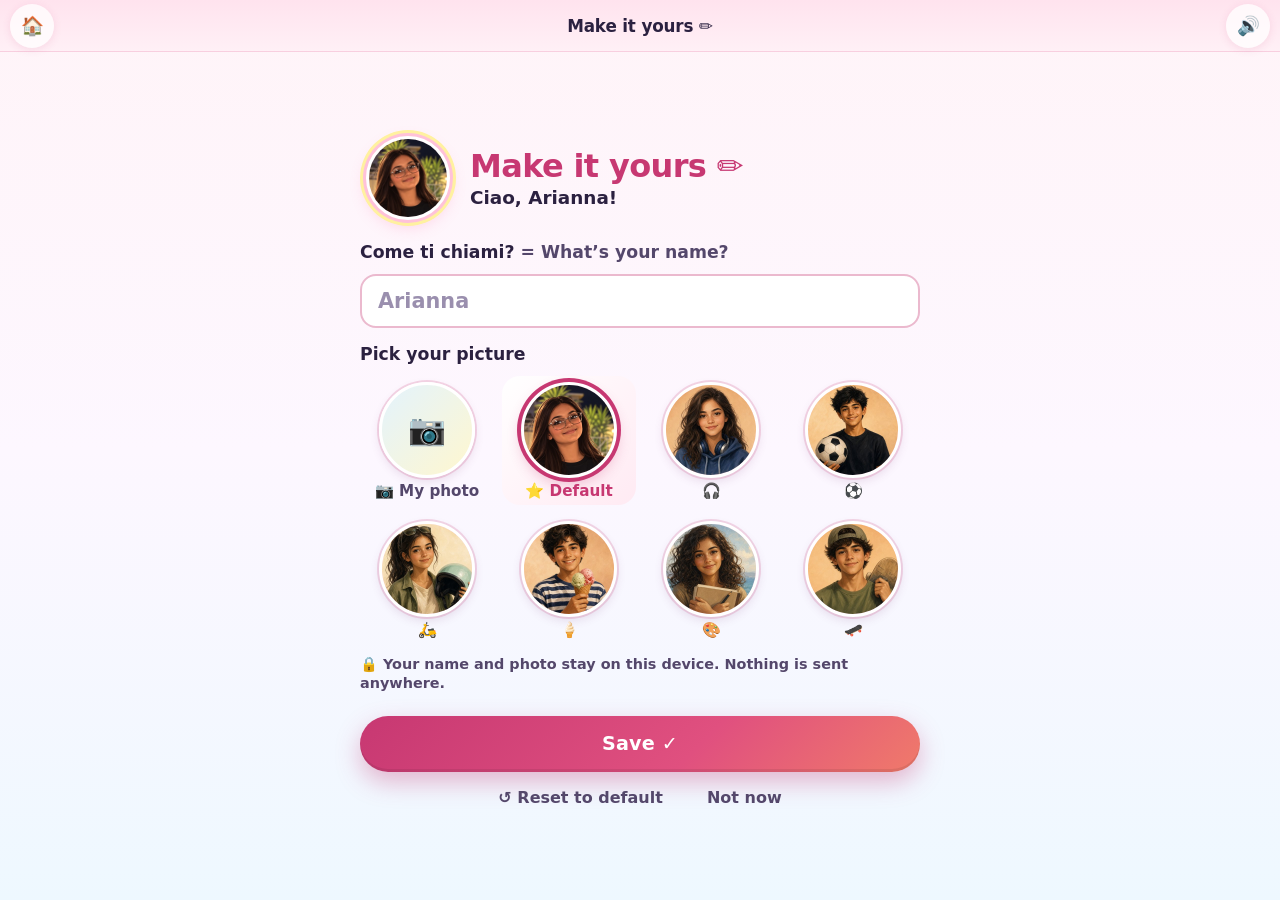
<file: index.html>
<!DOCTYPE html>
<html lang="en">
<head>
  <meta charset="UTF-8" />
  <meta name="viewport" content="width=device-width, initial-scale=1, viewport-fit=cover" />
  <meta name="theme-color" content="#ffe3ee" />
  <meta name="color-scheme" content="light" />
  <meta name="description" content="Scroll, tap, and learn Italian one card at a time. Ciao, bella!" />
  <title>Italian with Arianna 🇮🇹</title>

  <!-- Add to Home Screen (iPhone / Android) -->
  <meta name="apple-mobile-web-app-capable" content="yes" />
  <meta name="mobile-web-app-capable" content="yes" />
  <meta name="apple-mobile-web-app-status-bar-style" content="default" />
  <meta name="apple-mobile-web-app-title" content="Arianna" />
  <meta name="application-name" content="Italian with Arianna" />
  <meta name="format-detection" content="telephone=no" />
  <link rel="manifest" href="manifest.webmanifest" />
  <link rel="apple-touch-icon" sizes="180x180" href="https://appuccinohub.github.io/arianna-scroll/apple-touch-icon.png" />
  <link rel="icon" type="image/png" sizes="64x64" href="favicon.png" />

  <!-- Link card for iMessage, WhatsApp, Android (Open Graph / Twitter) -->
  <meta property="og:type" content="website" />
  <meta property="og:site_name" content="Arianna Scroll" />
  <meta property="og:title" content="Italian with Arianna 🇮🇹" />
  <meta property="og:description" content="Scroll, tap, and learn Italian one card at a time. Ciao, bella!" />
  <meta property="og:url" content="https://appuccinohub.github.io/arianna-scroll/" />
  <meta property="og:locale" content="en_US" />
  <meta property="og:image" content="https://appuccinohub.github.io/arianna-scroll/og-card.jpg" />
  <meta property="og:image:secure_url" content="https://appuccinohub.github.io/arianna-scroll/og-card.jpg" />
  <meta property="og:image:type" content="image/jpeg" />
  <meta property="og:image:width" content="1200" />
  <meta property="og:image:height" content="1200" />
  <meta property="og:image:alt" content="Cute pastel card: a phone with a gelato, lemons, pizza, hearts and an Italian flag, with the title Italian with Arianna" />
  <meta name="twitter:card" content="summary" />
  <meta name="twitter:title" content="Italian with Arianna 🇮🇹" />
  <meta name="twitter:description" content="Scroll, tap, and learn Italian one card at a time. Ciao, bella!" />
  <meta name="twitter:image" content="https://appuccinohub.github.io/arianna-scroll/og-card.jpg" />
  <meta name="twitter:image:alt" content="Cute pastel card: a phone with a gelato, lemons, pizza, hearts and an Italian flag, with the title Italian with Arianna" />
  <link rel="canonical" href="https://appuccinohub.github.io/arianna-scroll/" />

  <link rel="stylesheet" href="styles.css?v=11.5" />
</head>
<body>
  <div class="app" id="app">
    <header class="topbar" id="topbar">
      <button type="button" class="icon-btn" id="btnHome" aria-label="Home" title="Home" hidden>
        <span aria-hidden="true">🏠</span>
      </button>
      <div class="top-mid">
        <p class="top-title" id="topTitle">Italian with Arianna</p>
        <div class="dots" id="dots" role="progressbar" aria-label="Progress" aria-valuemin="0" aria-valuemax="10" aria-valuenow="0" hidden></div>
      </div>
      <button type="button" class="icon-btn" id="btnMute" aria-label="Mute sound" aria-pressed="false" title="Sound">
        <span aria-hidden="true" id="muteIcon">🔊</span>
      </button>
    </header>

    <main class="screens">
      <!-- START -->
      <section class="screen active" id="screenHome" aria-labelledby="homeHello">
        <div class="home">
          <div class="home-top">
            <div class="hero-art" aria-hidden="true">
              <span class="orb pink"></span><span class="orb sky"></span><span class="orb lemon"></span>
              <img class="hero-avatar" id="heroAvatar" src="images/avatar.jpg?v=11.5" alt="Arianna" width="120" height="120" decoding="async" />
              <span class="float f1">💖</span><span class="float f2">🇮🇹</span><span class="float f3">✨</span>
            </div>
            <h1 class="home-hello" id="homeHello">Ciao, Arianna!</h1>
            <p class="home-blurb" id="homeBlurb" role="status" aria-live="polite">Read the English. Tap the Italian that says it. 💬</p>
            <button type="button" class="me-btn" id="btnMe">✏️ Make it yours</button>
          </div>

          <div class="home-bottom">
            <div class="picker" id="picker" role="group" aria-label="Choose a session"></div>
            <p class="resume-line" id="resumeLine" hidden></p>
            <button type="button" class="primary-btn" id="btnStart">Start ▶</button>
            <button type="button" class="ghost-btn" id="btnStartOver" hidden>↺ Start over</button>
            <p class="home-soft" id="homeSoft">11 quick cards · sound on 🔊</p>
          </div>
        </div>
      </section>

      <!-- FEED -->
      <section class="screen" id="screenPlay" aria-label="Cards" hidden>
        <div class="feed" id="feed" tabindex="-1" aria-label="Card feed. Swipe up for the next card."></div>
        <div class="side-nav">
          <button type="button" class="nav-btn" id="btnPrev" aria-label="Previous card"><span aria-hidden="true">↑</span></button>
          <button type="button" class="nav-btn" id="btnNext" aria-label="Next card"><span aria-hidden="true">↓</span></button>
        </div>
        <p class="swipe-hint" id="swipeHint" aria-hidden="true" hidden>swipe up ↑</p>
      </section>

      <!-- MAKE IT YOURS (v11.5): first name + picture. Saved only on this device (localStorage), never sent anywhere. -->
      <section class="screen" id="screenMe" aria-labelledby="meTitle" hidden>
        <div class="me">
          <div class="me-head">
            <img class="me-preview" id="mePreview" src="images/avatar.jpg?v=11.5" alt="" width="84" height="84" decoding="async" />
            <div class="me-head-text">
              <h2 class="me-title" id="meTitle" tabindex="-1">Make it yours ✏️</h2>
              <p class="me-hello" id="meHello" aria-live="polite">Ciao, Arianna!</p>
            </div>
          </div>
          <label class="me-label" for="meName"><span lang="it">Come ti chiami?</span> <span class="me-en">= What’s your name?</span></label>
          <input class="me-input" id="meName" type="text" maxlength="16" autocomplete="off" autocapitalize="words" autocorrect="off" spellcheck="false" enterkeyhint="done" placeholder="Arianna" />
          <p class="me-label" id="mePickLabel">Pick your picture</p>
          <div class="me-grid" id="meGrid" role="radiogroup" aria-labelledby="mePickLabel"></div>
          <input class="me-file" id="meFile" type="file" accept="image/*" tabindex="-1" aria-hidden="true" />
          <p class="me-note" id="meNote" role="status" aria-live="polite" hidden></p>
          <p class="me-privacy">🔒 Your name and photo stay on this device. Nothing is sent anywhere.</p>
          <div class="me-actions">
            <button type="button" class="primary-btn" id="meSave">Save ✓</button>
            <div class="me-row">
              <button type="button" class="ghost-btn" id="meReset">↺ Reset to default</button>
              <button type="button" class="ghost-btn" id="meCancel">Cancel</button>
            </div>
          </div>
        </div>
      </section>

      <!-- CANZONI: songs list (open from the start) -->
      <section class="screen" id="screenSongs" aria-labelledby="songsTitle" hidden>
        <div class="songs">
          <h2 class="songs-title" id="songsTitle" tabindex="-1">Canzoni 🎶</h2>
          <p class="songs-blurb" id="songsBlurb">Listen and sing, then 3 quick questions. 🎧</p>
          <div class="song-list" id="songList" role="group" aria-label="Choose a song"></div>
        </div>
      </section>

      <!-- END -->
      <section class="screen" id="screenEnd" aria-labelledby="endTitle" hidden>
        <div class="end">
          <div class="end-top">
            <p class="end-emoji" aria-hidden="true">🎉</p>
            <h2 id="endTitle" tabindex="-1">Brava, Arianna! 🎉</h2>
            <p class="end-score" id="endScore"></p>
            <p class="end-stars" id="endStars" aria-hidden="true"></p>
            <p class="end-blurb" id="endBlurb"></p>
            <div class="unlock" id="unlockBox" hidden>
              <span class="unlock-emoji" aria-hidden="true">🔓</span>
              <div id="unlockText"><strong>Session 2 unlocked!</strong><br />10 new cards are waiting 🍋</div>
            </div>
          </div>
          <div class="end-bottom">
            <button type="button" class="primary-btn" id="btnNextSession" hidden>Start Session 2 ▶</button>
            <button type="button" class="primary-btn" id="btnReplay">↺ Replay</button>
            <button type="button" class="soft-btn" id="btnSongs" hidden>🎶 All songs</button>
            <button type="button" class="soft-btn" id="btnShare">📤 Share</button>
            <button type="button" class="ghost-btn" id="btnEndHome">🏠 Home</button>
          </div>
        </div>
      </section>
    </main>

    <div class="toast" id="toast" role="status" aria-live="polite" hidden></div>
    <div class="confetti" id="confetti" aria-hidden="true"></div>
    <div class="word-bubble" id="wordBubble" role="status" aria-live="polite" hidden></div>
    <audio id="songPlayer" preload="none" playsinline webkit-playsinline></audio>
  </div>
  <noscript><p style="padding:24px;text-align:center">Please turn on JavaScript to play. 💛</p></noscript>
  <script src="data.js?v=11.5"></script>
  <script src="app.js?v=11.5"></script>
</body>
</html>
</file>
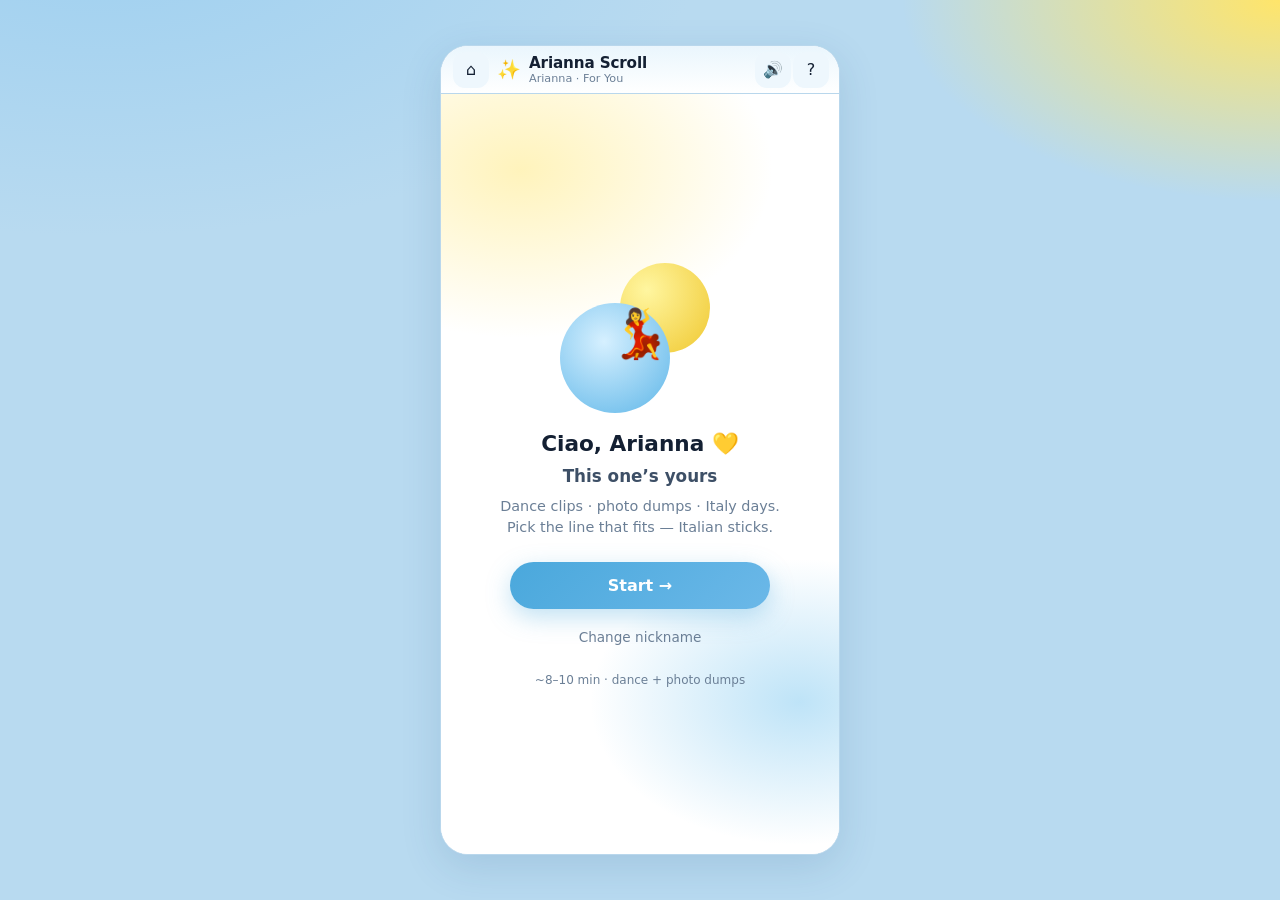
<file: classic/index.html>
<!DOCTYPE html>
<html lang="it">
<head>
  <meta charset="UTF-8" />
  <meta name="viewport" content="width=device-width, initial-scale=1, viewport-fit=cover" />
  <meta name="theme-color" content="#cfe8f8" id="metaTheme" />
  <meta name="apple-mobile-web-app-capable" content="yes" />
  <meta name="apple-mobile-web-app-status-bar-style" content="default" />
  <meta name="description" content="Arianna Scroll — her feed, her Italian. Dance moments, photo dumps, Italy vibes." />
  <meta property="og:title" content="Arianna Scroll" />
  <meta property="og:description" content="Ciao · ballare · l'Italia. Scroll her world — lock in Italian." />
  <meta property="og:type" content="website" />
  <meta property="og:image" content="https://appuccinohub.github.io/arianna-scroll/classic/og.png" />
  <meta property="og:url" content="https://appuccinohub.github.io/arianna-scroll/classic/" />
  <meta name="twitter:card" content="summary_large_image" />
  <meta name="twitter:title" content="Arianna Scroll" />
  <meta name="twitter:description" content="Her feed. Her Italian. Dance + photo dumps + Italy." />
  <meta name="twitter:image" content="https://appuccinohub.github.io/arianna-scroll/classic/og.png" />
  <title>Arianna Scroll</title>
  <link rel="manifest" href="manifest.webmanifest" />
  <link rel="stylesheet" href="styles.css?v=1" />
  <link rel="icon" href="data:image/svg+xml,%3Csvg xmlns='http://www.w3.org/2000/svg' viewBox='0 0 64 64'%3E%3Crect width='64' height='64' rx='14' fill='%23cfe8f8'/%3E%3Ctext x='32' y='42' text-anchor='middle' font-size='28'%3E%F0%9F%92%AB%3C/text%3E%3C/svg%3E" />
</head>
<body>
  <div class="stage">
    <div class="phone" id="phone" role="application" aria-label="Arianna Scroll">
      <header class="app-header">
        <button type="button" class="icon-btn" id="btnHome" aria-label="Home" title="Home" hidden>⌂</button>
        <div class="brand">
          <span class="logo" aria-hidden="true">✨</span>
          <div>
            <h1>Arianna Scroll</h1>
            <p class="subtitle" id="headerSubtitle">For You</p>
          </div>
        </div>
        <div class="header-actions">
          <button type="button" class="icon-btn" id="btnMute" aria-label="Mute sound" title="Sound">🔊</button>
          <button type="button" class="icon-btn" id="btnTip" aria-label="Tip" title="Tip">?</button>
        </div>
      </header>

      <section class="screen active" id="screenHome" aria-label="Home">
        <div class="hero">
          <div class="hero-art" aria-hidden="true">
            <div class="hero-orb lemon"></div>
            <div class="hero-orb sky"></div>
            <div class="hero-sparkle">💃</div>
          </div>
          <p class="home-hello" id="homeHello">Ciao, Arianna 💛</p>
          <h2 class="home-title">This one’s yours</h2>
          <p class="home-blurb">Dance clips · photo dumps · Italy days.<br/>Pick the line that fits — Italian sticks.</p>
          <button type="button" class="primary-btn" id="btnStart">Start →</button>
          <button type="button" class="ghost-btn" id="btnNick">Change nickname</button>
          <p class="home-soft" id="homeSoft"></p>
        </div>
      </section>

      <section class="screen" id="screenNick" aria-label="Nickname" hidden>
        <div class="name-card">
          <p class="name-emoji" aria-hidden="true">✨</p>
          <h2>Come ti chiami?</h2>
          <p class="name-hint">Defaults to Arianna — change if you want.</p>
          <label class="sr-only" for="nickInput">Nickname</label>
          <input id="nickInput" class="name-input" type="text" maxlength="24" autocomplete="given-name" placeholder="Arianna" />
          <button type="button" class="primary-btn" id="btnNickGo">Salva →</button>
        </div>
      </section>

      <section class="screen" id="screenPlay" aria-label="Feed" hidden>
        <div class="feed" id="feed" tabindex="0" aria-label="Vertical card feed"></div>
        <div class="feed-nav">
          <button type="button" class="nav-btn" id="btnPrev" aria-label="Previous">↑</button>
          <span class="feed-pos" id="feedPos">1</span>
          <button type="button" class="nav-btn" id="btnNext" aria-label="Next">↓</button>
        </div>
      </section>

      <section class="screen" id="screenEnd" aria-label="Done" hidden>
        <div class="end-card">
          <p class="end-emoji" aria-hidden="true">🌟</p>
          <h2 id="endTitle">Brava!</h2>
          <p class="end-blurb" id="endBlurb">You scrolled your world — and Italian came along.</p>
          <button type="button" class="primary-btn" id="btnAgain">Scroll again</button>
          <button type="button" class="ghost-btn" id="btnEndHome">Home</button>
        </div>
      </section>

      <div class="tip-toast" id="tipToast" hidden role="status">
        Scroll like TikTok. Tap the Italian that matches the vibe. Wrong? Soft nudge — try again.
      </div>
    </div>
  </div>
  <script src="data.js?v=1"></script>
  <script src="app.js?v=1"></script>
</body>
</html>
</file>
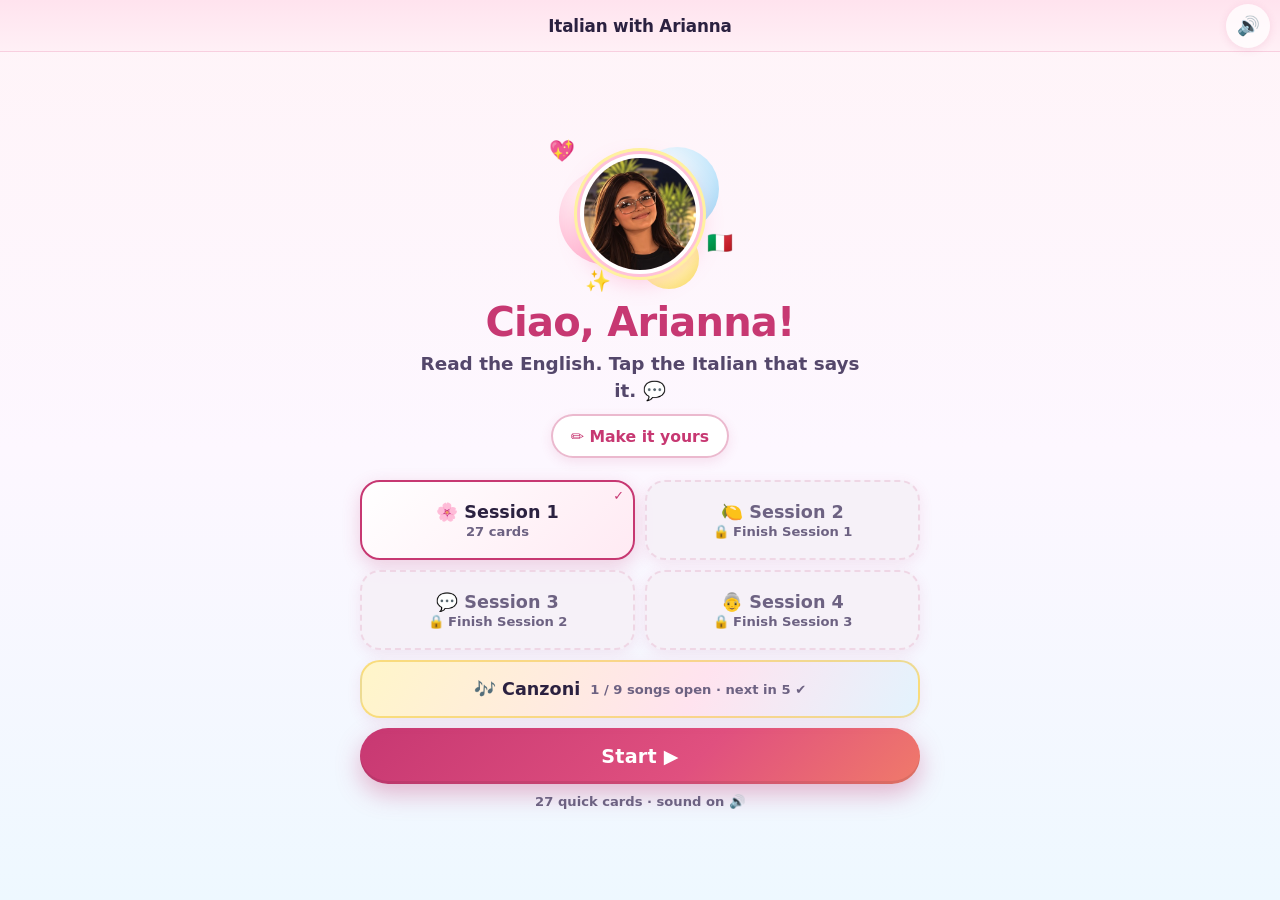
<file: preview/index.html>
<!DOCTYPE html>
<html lang="en">
<head>
  <meta charset="UTF-8" />
  <meta name="viewport" content="width=device-width, initial-scale=1, viewport-fit=cover" />
  <meta name="theme-color" content="#ffd9e8" />
  <meta name="robots" content="noindex" />
  <meta name="description" content="Scroll, tap, and learn Italian one card at a time. Ciao, bella!" />
  <title>Italian with Arianna 🇮🇹</title>

  <!-- Kept so links that were already shared still show the cute preview card -->
  <meta property="og:type" content="website" />
  <meta property="og:site_name" content="Arianna Scroll" />
  <meta property="og:title" content="Italian with Arianna 🇮🇹" />
  <meta property="og:description" content="Scroll, tap, and learn Italian one card at a time. Ciao, bella!" />
  <meta property="og:url" content="https://appuccinohub.github.io/arianna-scroll/preview/" />
  <meta property="og:locale" content="en_US" />
  <meta property="og:image" content="https://appuccinohub.github.io/arianna-scroll/preview/og-card.jpg" />
  <meta property="og:image:secure_url" content="https://appuccinohub.github.io/arianna-scroll/preview/og-card.jpg" />
  <meta property="og:image:type" content="image/jpeg" />
  <meta property="og:image:width" content="1200" />
  <meta property="og:image:height" content="1200" />
  <meta property="og:image:alt" content="Cute pastel card: a phone with a gelato, lemons, pizza, hearts and an Italian flag, with the title Italian with Arianna" />
  <meta name="twitter:card" content="summary" />
  <meta name="twitter:title" content="Italian with Arianna 🇮🇹" />
  <meta name="twitter:description" content="Scroll, tap, and learn Italian one card at a time. Ciao, bella!" />
  <meta name="twitter:image" content="https://appuccinohub.github.io/arianna-scroll/preview/og-card.jpg" />
  <meta name="twitter:image:alt" content="Cute pastel card: a phone with a gelato, lemons, pizza, hearts and an Italian flag, with the title Italian with Arianna" />
  <link rel="canonical" href="https://appuccinohub.github.io/arianna-scroll/" />
  <link rel="apple-touch-icon" sizes="180x180" href="https://appuccinohub.github.io/arianna-scroll/apple-touch-icon.png" />

  <!-- The preview grew up: send everyone to the real app -->
  <meta http-equiv="refresh" content="0; url=../" />
  <script>location.replace('../' + location.search + location.hash);</script>
  <style>body{font-family:system-ui,-apple-system,sans-serif;background:#fff4f8;color:#3b2a4a;display:grid;place-items:center;min-height:100vh;margin:0;text-align:center}a{color:#c2185b;font-weight:700}</style>
</head>
<body>
  <p>Ciao! 💛 The app moved.<br /><a href="../">Tap here to open Italian with Arianna</a></p>
</body>
</html>
</file>
<file: styles.css>
/* Italian with Arianna: phone-first, pastel, 9:16 media frame. */
:root {
  --pink: #ffd6e7;
  --pink-soft: #fff4f8;
  --pink-deep: #c73872;
  --rose: #ff8fb1;
  --sky: #cfe8f8;
  --sky-mid: #9fd6f5;
  --sky-deep: #2a6f9e;
  --lemon: #fff3b0;
  --lemon-deep: #f4c93d;
  --mint: #d4f3e3;
  --ink: #2b2140;
  --ink-soft: #54476b;
  --muted: #6d6282;
  --shadow: 0 10px 30px rgba(120, 60, 110, 0.16);
  --safe-t: env(safe-area-inset-top, 0px);
  --safe-b: env(safe-area-inset-bottom, 0px);
  --safe-l: env(safe-area-inset-left, 0px);
  --safe-r: env(safe-area-inset-right, 0px);
  --app-h: 100vh;
  --top-h: 52px;
  --font: ui-rounded, "SF Pro Rounded", "Nunito", "Segoe UI", system-ui, -apple-system, "Helvetica Neue", sans-serif;
}
@supports (height: 100dvh) { :root { --app-h: 100dvh; } }

* { box-sizing: border-box; }
html, body {
  margin: 0;
  height: 100%;
  overflow: hidden;              /* the app scrolls inside, never the page */
  overscroll-behavior: none;
  font-family: var(--font);
  color: var(--ink);
  background:
    radial-gradient(800px 500px at 0% 0%, #ffe0ee 0%, transparent 60%),
    radial-gradient(700px 500px at 100% 100%, #d8efff 0%, transparent 60%),
    #fff4f8;
  -webkit-text-size-adjust: 100%;
  -webkit-tap-highlight-color: transparent;
}
button { font: inherit; color: inherit; border: 0; background: none; cursor: pointer; touch-action: manipulation; }
button:disabled { cursor: default; }
:focus-visible { outline: 3px solid var(--pink-deep); outline-offset: 3px; border-radius: 14px; }
[hidden] { display: none !important; }

/* ---------- Shell ---------- */
.app {
  position: relative;
  width: 100%;
  max-width: 480px;
  height: var(--app-h);
  margin: 0 auto;
  display: flex;
  flex-direction: column;
  overflow: hidden;
  background: linear-gradient(180deg, #fff4f8 0%, #fdf7ff 50%, #eef8ff 100%);
}
@media (min-width: 520px) {
  .app { box-shadow: 0 0 0 1px rgba(199, 56, 114, 0.08), var(--shadow); }
}

.topbar {
  flex: 0 0 auto;
  display: flex;
  align-items: center;
  gap: 10px;
  min-height: calc(var(--top-h) + var(--safe-t));
  padding: var(--safe-t) calc(10px + var(--safe-r)) 0 calc(10px + var(--safe-l));
  background: linear-gradient(180deg, #ffe3ee, #fff0f6);
  border-bottom: 1px solid rgba(199, 56, 114, 0.12);
  z-index: 10;
}
.top-mid { flex: 1; min-width: 0; display: flex; flex-direction: column; align-items: center; gap: 5px; }
.top-title { margin: 0; font-size: 0.9rem; font-weight: 800; color: var(--ink); letter-spacing: -0.01em; white-space: nowrap; overflow: hidden; text-overflow: ellipsis; max-width: 100%; }
.icon-btn {
  flex: 0 0 auto;
  width: 44px; height: 44px;
  border-radius: 50%;
  display: grid; place-items: center;
  font-size: 1.15rem;
  background: rgba(255, 255, 255, 0.75);
  box-shadow: 0 2px 8px rgba(199, 56, 114, 0.12);
}
.icon-btn:active { transform: scale(0.94); }
.topbar .icon-btn[hidden] + .top-mid { margin-left: 54px; }

.dots { display: flex; gap: 5px; align-items: center; justify-content: center; max-width: 100%; }
.dot { width: 8px; height: 8px; border-radius: 50%; background: rgba(199, 56, 114, 0.18); transition: all 0.25s ease; flex: 0 0 auto; }
.dot.done { background: linear-gradient(135deg, var(--rose), var(--lemon-deep)); }
.dot.here { width: 20px; border-radius: 99px; background: var(--pink-deep); }
.dot.done.here { background: linear-gradient(90deg, var(--pink-deep), var(--rose)); }

.screens { flex: 1; min-height: 0; position: relative; display: flex; }
.screen { flex: 1; min-height: 0; min-width: 0; display: none; flex-direction: column; overflow: hidden; }
.screen.active { display: flex; }

/* ---------- Buttons ---------- */
.primary-btn {
  width: 100%;
  min-height: 56px;
  padding: 14px 22px;
  border-radius: 999px;
  background: linear-gradient(135deg, #c73872, #e0507f 60%, #f07a6a);
  color: #fff;
  font-size: 1.2rem;
  font-weight: 800;
  letter-spacing: 0.01em;
  box-shadow: 0 10px 24px rgba(199, 56, 114, 0.35), inset 0 -3px 0 rgba(0, 0, 0, 0.08);
  transition: transform 0.12s ease, filter 0.12s ease;
}
.primary-btn:active { transform: scale(0.97); }
.primary-btn:hover { filter: brightness(1.05); }
.soft-btn {
  width: 100%;
  min-height: 50px;
  padding: 12px 20px;
  border-radius: 999px;
  background: linear-gradient(135deg, #e3f3fd, #fff7cf);
  color: var(--sky-deep);
  font-size: 1.05rem;
  font-weight: 800;
  box-shadow: 0 6px 16px rgba(42, 111, 158, 0.15), inset 0 0 0 2px rgba(255, 255, 255, 0.9);
}
.soft-btn:active { transform: scale(0.97); }
.ghost-btn {
  min-height: 44px;
  padding: 10px 18px;
  border-radius: 999px;
  color: var(--ink-soft);
  font-size: 0.95rem;
  font-weight: 700;
}
.ghost-btn:hover { background: rgba(199, 56, 114, 0.08); }

/* ---------- Start screen ---------- */
.home {
  flex: 1;
  min-height: 0;
  overflow-y: auto;
  display: flex;
  flex-direction: column;
  padding: 12px calc(20px + var(--safe-r)) calc(16px + var(--safe-b)) calc(20px + var(--safe-l));
  text-align: center;
}
.home-top { flex: 1; display: flex; flex-direction: column; align-items: center; justify-content: center; gap: 6px; min-height: 0; }
.home-bottom { display: flex; flex-direction: column; align-items: center; gap: 10px; padding-top: 10px; }
.hero-art { position: relative; width: 170px; height: 150px; margin-bottom: 4px; }
.orb { position: absolute; border-radius: 50%; animation: float 5s ease-in-out infinite; }
.orb.pink { width: 96px; height: 96px; left: 4px; top: 30px; background: radial-gradient(circle at 35% 30%, #fff, #ffc2d9 60%, #ff9fc2); }
.orb.sky { width: 84px; height: 84px; right: 6px; top: 8px; background: radial-gradient(circle at 35% 30%, #fff, #c6e7fb 60%, #8fcdf2); animation-delay: -1.6s; }
.orb.lemon { width: 60px; height: 60px; right: 26px; bottom: 0; background: radial-gradient(circle at 35% 30%, #fff, #fff1a0 60%, #f6d257); animation-delay: -3s; }
.hero-avatar {                     /* round photo: white ring + pastel outer ring + soft glow */
  position: absolute; inset: 0; margin: auto; z-index: 1;
  width: 120px; height: 120px; box-sizing: border-box;
  border-radius: 50%; object-fit: cover; object-position: 50% 40%;
  border: 4px solid #fff; background: #ffe3ee;
  box-shadow: 0 0 0 3px #ffc2d9, 0 0 0 6px #fff1a0, 0 8px 22px rgba(255, 120, 170, 0.35);
}
.float { position: absolute; z-index: 2; font-size: 1.3rem; animation: float 4s ease-in-out infinite; }
.float.f1 { left: -6px; top: 0; } .float.f2 { right: -8px; bottom: 34px; animation-delay: -1s; } .float.f3 { left: 30px; bottom: -4px; animation-delay: -2s; }
@keyframes float { 0%, 100% { transform: translateY(0); } 50% { transform: translateY(-8px); } }
@keyframes bob { 0%, 100% { transform: translateY(0) rotate(-5deg); } 50% { transform: translateY(-8px) rotate(5deg); } }
.home-hello { margin: 0; font-size: 2.1rem; font-weight: 900; letter-spacing: -0.02em; color: var(--pink-deep); }
.home-blurb { margin: 0; max-width: 300px; font-size: 1.02rem; line-height: 1.45; color: var(--ink-soft); font-weight: 600; }
.home-soft { margin: 0; font-size: 0.82rem; color: var(--muted); font-weight: 600; }
.resume-line { margin: 0; font-size: 0.92rem; font-weight: 700; color: var(--sky-deep); }

.picker { display: grid; grid-template-columns: 1fr 1fr; gap: 10px; width: 100%; }
.sess-btn {
  position: relative;
  min-height: 72px;
  padding: 10px 10px 10px;
  border-radius: 20px;
  background: rgba(255, 255, 255, 0.85);
  border: 2px solid rgba(199, 56, 114, 0.14);
  box-shadow: 0 4px 14px rgba(199, 56, 114, 0.1);
  display: flex; flex-direction: column; align-items: center; justify-content: center; gap: 2px;
  text-align: center;
  transition: transform 0.12s ease, border-color 0.15s ease;
}
.sess-btn .s-name { font-weight: 800; font-size: 1rem; color: var(--ink); }
.sess-btn .s-sub { font-size: 0.74rem; font-weight: 700; color: var(--muted); }
.sess-btn[aria-pressed="true"] { border-color: var(--pink-deep); background: linear-gradient(135deg, #fff, #ffeaf3); box-shadow: 0 6px 18px rgba(199, 56, 114, 0.22); }
.sess-btn[aria-pressed="true"]::after { content: "✓"; position: absolute; top: 6px; right: 9px; font-size: 0.8rem; font-weight: 900; color: var(--pink-deep); }
.sess-btn.locked { background: rgba(245, 240, 248, 0.9); border-style: dashed; }
.sess-btn.locked .s-name { color: var(--muted); }
.sess-btn:active:not(.locked) { transform: scale(0.97); }
.sess-btn.unlocked-pop { animation: unlockPop 0.9s ease 2; }
@keyframes unlockPop { 0%, 100% { transform: scale(1); } 40% { transform: scale(1.06) rotate(-1.5deg); } 70% { transform: scale(0.98) rotate(1deg); } }

/* Canzoni tile: full width under the 2x2 session grid */
.sess-btn.sess-songs {
  grid-column: 1 / -1; min-height: 52px; flex-direction: row; gap: 10px;
  background: linear-gradient(120deg, #fff6c9, #ffe3ef 60%, #e3f3fd); border-color: rgba(244, 201, 61, 0.55);
}
.sess-songs .s-name { font-size: 1.02rem; }
.sess-songs .s-sub { font-size: 0.76rem; }

/* ---------- Canzoni list ---------- */
.songs {
  flex: 1; min-height: 0; overflow-y: auto;
  display: flex; flex-direction: column; gap: 8px;
  padding: 14px calc(16px + var(--safe-r)) calc(16px + var(--safe-b)) calc(16px + var(--safe-l));
  text-align: center;
}
.songs-title { margin: 0; font-size: 1.7rem; font-weight: 900; color: var(--pink-deep); letter-spacing: -0.02em; outline: none; }
.songs-blurb { margin: 0 0 4px; font-size: 0.92rem; font-weight: 700; color: var(--ink-soft); }
.song-list { display: flex; flex-direction: column; gap: 8px; }
.song-row {
  display: flex; align-items: center; gap: 10px; width: 100%;
  min-height: 58px; padding: 8px 12px; border-radius: 18px; text-align: left;
  background: rgba(255, 255, 255, 0.9); border: 2px solid rgba(199, 56, 114, 0.14);
  box-shadow: 0 4px 14px rgba(199, 56, 114, 0.1);
}
.song-row:active { transform: scale(0.98); }
.sr-emoji { flex: 0 0 38px; height: 38px; border-radius: 50%; display: grid; place-items: center; font-size: 1.3rem; background: linear-gradient(135deg, #ffd6e7, #fff3b0); }
.sr-text { flex: 1; min-width: 0; display: flex; flex-direction: column; }
.sr-title { font-weight: 900; font-size: 1rem; color: var(--ink); white-space: nowrap; overflow: hidden; text-overflow: ellipsis; }
.sr-artist { font-size: 0.76rem; font-weight: 700; color: var(--muted); white-space: nowrap; overflow: hidden; text-overflow: ellipsis; }
.sr-state { flex: 0 0 auto; padding: 4px 9px; border-radius: 999px; font-size: 0.74rem; font-weight: 800; color: var(--sky-deep); background: #e3f3fd; }
.sr-state.done { color: #5b4708; background: #fff3a6; }
.song-row.locked { background: #f6f2f8; border-style: dashed; box-shadow: none; }
.song-row.locked .sr-emoji { background: #ece6f0; filter: grayscale(0.3); }
.song-row.locked .sr-title { color: #6f6680; }
.sr-need { color: var(--pink-deep); white-space: normal; }

/* ---------- Feed ---------- */
#screenPlay { position: relative; background: #1d1830; }
.feed {
  flex: 1;
  min-height: 0;
  overflow-y: auto;
  overflow-x: hidden;
  scroll-snap-type: y mandatory;
  overscroll-behavior: contain;
  -webkit-overflow-scrolling: touch;
  scrollbar-width: none;
  outline: none;
}
.feed::-webkit-scrollbar { display: none; }
.feed-card {
  position: relative;
  height: 100%;
  scroll-snap-align: start;
  scroll-snap-stop: always;
  overflow: hidden;
  container-type: size;
  color: #fff;
}
.card-bg {                         /* soft blurred fill around the 9:16 frame */
  position: absolute; inset: -30px;
  width: calc(100% + 60px); height: calc(100% + 60px);
  object-fit: cover;
  filter: blur(22px) saturate(1.2) brightness(0.9);
  opacity: 0.85;
}
/* The media frame is ALWAYS exactly 9:16 and never larger than the card (anchored to the bottom = thumb zone). */
.card-visual {
  position: absolute;
  left: 50%;
  bottom: 0;
  transform: translateX(-50%);
  width: min(100cqw, calc(100cqh * 9 / 16));
  height: min(100cqh, calc(100cqw * 16 / 9));
  overflow: hidden;
  background: linear-gradient(160deg, var(--sky-mid), var(--pink));
}
.card-photo { position: absolute; inset: 0; width: 100%; height: 100%; object-fit: cover; display: block; }
.card-shade {
  position: absolute; inset: 0; pointer-events: none;
  background: linear-gradient(180deg, rgba(30, 20, 50, 0.28) 0%, transparent 18%, transparent 36%, rgba(30, 20, 50, 0.55) 55%, rgba(30, 20, 50, 0.88) 100%);
}
.card-inner {
  position: absolute; left: 0; right: 0; bottom: 0; z-index: 2;
  padding: 0 12px max(14px, calc(var(--safe-b) + 6px));
}
.card-body { display: flex; flex-direction: column; gap: 5px; padding: 0 4px 10px; }
.vibe-row { display: flex; flex-wrap: wrap; align-items: center; gap: 6px; }
.vibe-tag, .song-sticker {
  display: inline-flex; align-items: center; gap: 4px;
  padding: 4px 10px; border-radius: 999px;
  font-size: 0.74rem; font-weight: 800;
}
.vibe-tag { background: rgba(255, 255, 255, 0.24); -webkit-backdrop-filter: blur(6px); backdrop-filter: blur(6px); }
.song-sticker { background: #fff3a6; color: #5b4708; }
.scene { margin: 0; font-size: 0.86rem; font-weight: 600; line-height: 1.3; text-shadow: 0 1px 6px rgba(0, 0, 0, 0.5); }
.en-label { margin: 2px 0 0; font-size: 0.7rem; font-weight: 800; letter-spacing: 0.09em; text-transform: uppercase; color: #ffd6e7; text-shadow: 0 1px 4px rgba(0, 0, 0, 0.5); }
.en-line { margin: 0; font-size: 1.32rem; font-weight: 900; line-height: 1.22; text-shadow: 0 2px 10px rgba(0, 0, 0, 0.55); }

.caption-row { display: flex; flex-direction: column; gap: 8px; counter-reset: opt; }
.caption-btn {
  counter-increment: opt;
  position: relative;
  width: 100%;
  min-height: 50px;
  display: flex; align-items: center; gap: 10px;
  padding: 9px 38px 9px 9px;
  border-radius: 999px;
  border: 2px solid transparent;
  background:
    linear-gradient(rgba(255, 255, 255, 0.96), rgba(255, 255, 255, 0.96)) padding-box,
    linear-gradient(120deg, #9fd6f5, #fff1a0 55%, #ffc2d9) border-box;
  color: #2b2140;
  font-size: 1.02rem; font-weight: 800; line-height: 1.2;
  text-align: left;
  box-shadow: 0 6px 16px rgba(30, 20, 50, 0.22);
  transition: transform 0.14s ease, opacity 0.2s ease;
}
.caption-btn::before {
  content: counter(opt, upper-alpha);
  flex: 0 0 30px; height: 30px; border-radius: 50%;
  display: inline-flex; align-items: center; justify-content: center;
  background: linear-gradient(135deg, #ffd6e7, #fff3b0);
  color: var(--pink-deep); font-size: 0.85rem; font-weight: 900;
}
.caption-btn:active:not(:disabled) { transform: scale(0.97); }
.caption-btn:disabled:not(.correct) { opacity: 0.45; }
.caption-btn.correct {
  background:
    linear-gradient(135deg, #eafaf1, #fff9d6) padding-box,
    linear-gradient(120deg, #6fd3a0, #f4c93d) border-box;
  color: #1d5e3d;
  box-shadow: 0 0 0 4px rgba(111, 211, 160, 0.35), 0 8px 22px rgba(30, 20, 50, 0.25);
  animation: pop 0.35s ease;
}
.caption-btn.correct::before { content: "✓"; background: linear-gradient(135deg, #6fd3a0, #f4c93d); color: #fff; }
.caption-btn.correct::after { content: "✨"; position: absolute; right: 12px; font-size: 1.1rem; }
.caption-btn.wrong {
  background:
    linear-gradient(#fff3ea, #fff3ea) padding-box,
    linear-gradient(120deg, #ffc2d9, #ffe08a) border-box;
  color: #7a3f12;
  animation: shake 0.4s ease;
}
@keyframes pop { 0% { transform: scale(0.95); } 60% { transform: scale(1.03); } 100% { transform: scale(1); } }
@keyframes shake { 0%, 100% { transform: translateX(0); } 25% { transform: translateX(-6px); } 60% { transform: translateX(6px); } }

/* Nonna's speech bubble (video-call style) */
.nonna-bubble {
  position: relative; align-self: flex-start; max-width: 100%;
  margin: 2px 0 2px; padding: 7px 14px 9px; border-radius: 20px 20px 20px 6px;
  background: rgba(255, 255, 255, 0.95); color: var(--ink);
  box-shadow: 0 6px 18px rgba(30, 20, 50, 0.28), inset 0 0 0 2px #ffd6e7;
  display: flex; flex-wrap: wrap; align-items: baseline; column-gap: 8px;
}
.nb-who { flex: 0 0 100%; font-size: 0.72rem; font-weight: 900; letter-spacing: 0.04em; color: var(--pink-deep); }
.nb-text { margin: 0; font-size: 1.42rem; font-weight: 900; line-height: 1.2; color: var(--ink); }
.nb-mean { min-height: 30px; padding: 2px 0; font-size: 0.78rem; font-weight: 800; color: var(--sky-deep); text-decoration: underline; text-underline-offset: 2px; }
.nb-en { flex: 0 0 100%; font-size: 0.9rem; font-weight: 800; color: var(--sky-deep); }
.nb-reveal { animation: pop 0.35s ease; }

/* Song questions: the lyric line + replay */
.lyric-q { display: flex; flex-direction: column; align-items: flex-start; gap: 6px; margin: 2px 0; }
.lq-line {
  margin: 0; padding: 8px 12px; border-radius: 16px; max-width: 100%;
  background: rgba(255, 255, 255, 0.93); color: var(--ink);
  font-size: 1.02rem; font-weight: 800; line-height: 1.35; font-style: italic;
  box-shadow: 0 4px 14px rgba(30, 20, 50, 0.22);
}
.lq-line::before { content: "♪ "; color: var(--pink-deep); font-style: normal; }
.lq-blank { display: inline-block; min-width: 54px; margin: 0 2px; text-align: center; font-style: normal; color: var(--pink-deep); border-bottom: 3px dashed var(--pink-deep); }
.lq-hl { padding: 0 3px; border-radius: 6px; background: #fff1a0; color: var(--pink-deep); font-style: normal; }
.replay-btn {
  min-height: 40px; padding: 6px 14px; border-radius: 999px;
  background: linear-gradient(120deg, #ffe3ef, #fff6c9); color: var(--pink-deep);
  font-size: 0.86rem; font-weight: 900; box-shadow: 0 4px 12px rgba(0, 0, 0, 0.2), inset 0 0 0 2px rgba(255, 255, 255, 0.9);
}
.replay-btn[aria-pressed="true"] { background: var(--pink-deep); color: #fff; }

/* little celebration burst on a correct pick */
.sparkles { position: absolute; z-index: 45; width: 0; height: 0; pointer-events: none; }
.sparkles i { position: absolute; left: -9px; top: -10px; font-size: 1.1rem; font-style: normal; animation: spark 0.85s ease-out forwards; }
@keyframes spark { 0% { opacity: 0; transform: translate(0, 0) scale(0.4); } 25% { opacity: 1; } 100% { opacity: 0; transform: translate(var(--dx), var(--dy)) scale(1.15); } }

.feedback {
  margin: 8px 0 0;
  padding: 9px 12px;
  border-radius: 18px;
  font-size: 0.92rem; font-weight: 800; text-align: center; line-height: 1.3;
  box-shadow: 0 6px 16px rgba(30, 20, 50, 0.2);
}
.feedback.ok { background: linear-gradient(120deg, #d9f5e7, #fff3b0); color: #1f4a36; }
.feedback.soft { background: linear-gradient(120deg, #fff3ea, #ffe3ef); color: #7a3f12; }
.feedback .fb-sub { display: block; margin-top: 2px; font-size: 0.82rem; font-weight: 700; }
.feedback .fb-tip { margin-top: 4px; padding-top: 4px; border-top: 1px dashed rgba(0,0,0,0.12); font-weight: 600; }

.song-box {
  position: absolute; z-index: 3;
  top: 10px; left: 10px; right: 62px;
  display: flex; flex-direction: column; align-items: flex-start; gap: 5px;
}
.clip-pill {
  display: inline-flex; align-items: center; gap: 8px;
  min-height: 44px; max-width: 100%;
  padding: 6px 14px 6px 6px; border-radius: 999px;
  background: linear-gradient(120deg, #ffe3ef, #fff6c9);
  color: var(--ink); font-size: 0.86rem; font-weight: 800; text-align: left;
  box-shadow: 0 4px 14px rgba(0, 0, 0, 0.22), inset 0 0 0 2px rgba(255, 255, 255, 0.9);
}
.clip-ico {
  flex: 0 0 32px; height: 32px; border-radius: 50%;
  display: grid; place-items: center;
  background: var(--pink-deep); color: #fff; font-size: 0.8rem;
}
.clip-name { overflow: hidden; text-overflow: ellipsis; white-space: nowrap; }
.clip-credit {
  font-size: 0.68rem; font-weight: 700; color: #fff; text-decoration: underline; text-underline-offset: 2px;
  padding: 2px 8px; border-radius: 999px; background: rgba(43, 33, 64, 0.45);
}
.eq { display: inline-flex; align-items: flex-end; gap: 3px; height: 16px; }
.eq span { width: 3px; height: 30%; border-radius: 2px; background: var(--pink-deep); }
.eq.mini { display: none; }
.is-playing .eq.mini { display: inline-flex; }
.is-playing .eq span { animation: eqb 0.9s ease-in-out infinite; }
.eq span:nth-child(2) { animation-delay: -0.3s !important; } .eq span:nth-child(3) { animation-delay: -0.6s !important; }
.eq span:nth-child(4) { animation-delay: -0.15s !important; } .eq span:nth-child(5) { animation-delay: -0.45s !important; }
.eq span:nth-child(6) { animation-delay: -0.75s !important; } .eq span:nth-child(7) { animation-delay: -0.2s !important; }
@keyframes eqb { 0%, 100% { height: 25%; } 50% { height: 100%; } }

/* karaoke lyrics */
.lyrics { position: relative; overflow: hidden; width: 100%; height: 112px; border-radius: 18px;
  background: rgba(255, 255, 255, 0.72); box-shadow: inset 0 0 0 2px rgba(255, 255, 255, 0.9);
  -webkit-mask-image: linear-gradient(180deg, transparent 0, #000 22%, #000 78%, transparent 100%);
          mask-image: linear-gradient(180deg, transparent 0, #000 22%, #000 78%, transparent 100%); }
.ly-list { padding: 30px 12px; transition: transform 0.5s ease; }
.ly-line { margin: 0 0 6px; font-size: 1rem; font-weight: 800; line-height: 1.35; color: rgba(43, 33, 64, 0.45); text-align: center; transition: color 0.3s, transform 0.3s; }
.ly-line.on { color: var(--pink-deep); transform: scale(1.04); }
.ly-line.past { color: rgba(43, 33, 64, 0.6); }
.ly-break { letter-spacing: 6px; }
.w { font: inherit; color: inherit; padding: 0 1px; border-bottom: 2px dotted rgba(199, 56, 114, 0.45); border-radius: 4px; cursor: pointer; }
.w:active { background: rgba(255, 214, 231, 0.9); }
.lyrics.compact { height: 40px; max-width: 270px; -webkit-mask-image: none; mask-image: none; background: rgba(255, 255, 255, 0.86); }
.lyrics.compact .ly-list { padding: 8px 10px; }
.lyrics.compact .ly-line { font-size: 0.92rem; margin-bottom: 14px; white-space: nowrap; overflow: hidden; text-overflow: ellipsis; }
.word-bubble {
  position: absolute; z-index: 40;
  padding: 10px 14px; border-radius: 16px;
  background: #fff; color: var(--ink);
  font-size: 0.95rem; font-weight: 700; line-height: 1.35; text-align: center;
  box-shadow: 0 10px 28px rgba(43, 33, 64, 0.28), inset 0 0 0 2px #ffd6e7;
  animation: toastIn2 0.18s ease;
}
.word-bubble strong { color: var(--pink-deep); }
.wb-say { display: block; margin-top: 4px; font-size: 0.8rem; font-weight: 700; color: var(--sky-deep); }
@keyframes toastIn2 { from { opacity: 0; transform: translateY(4px); } to { opacity: 1; transform: none; } }

/* song break card */
.song-frame { background: radial-gradient(260px 200px at 20% 10%, #fff3b0, transparent 70%), radial-gradient(300px 260px at 90% 90%, #cfe8f8, transparent 70%), linear-gradient(170deg, #ffe3ef, #fdf1ff 55%, #e6f4ff); color: var(--ink); }
.song-inner { position: absolute; inset: 0; display: flex; flex-direction: column; align-items: center; justify-content: space-between; gap: 8px;
  padding: 14px 16px max(14px, calc(var(--safe-b) + 6px)); text-align: center; }
.song-vibe { background: rgba(255, 255, 255, 0.85); color: var(--pink-deep); }
.disc-wrap { position: relative; width: min(52cqw, 34cqh, 210px); aspect-ratio: 1; flex: 0 0 auto; }
.record { position: absolute; inset: 0; border-radius: 50%;
  background: repeating-radial-gradient(circle, #2b2140 0 2px, #3a2d52 2px 5px); box-shadow: 0 10px 30px rgba(43, 33, 64, 0.35), inset 0 0 0 6px #ff8fb1;
  display: grid; place-items: center; animation: spin 3.2s linear infinite; animation-play-state: paused; }
.is-playing .record { animation-play-state: running; }
.record-label { width: 44%; height: 44%; border-radius: 50%; object-fit: cover; object-position: 40% 30%; border: 4px solid #fff3b0; }
.record::after { content: ""; position: absolute; width: 7%; height: 7%; border-radius: 50%; background: #fff; }
@keyframes spin { to { transform: rotate(360deg); } }
.disc-wrap .eq { position: absolute; right: -14px; bottom: 4px; height: 34px; gap: 4px; }
.disc-wrap .eq span { width: 5px; background: linear-gradient(#ff8fb1, #f4c93d); }
.note { position: absolute; font-size: 1.4rem; color: var(--pink-deep); opacity: 0; }
.is-playing .note { animation: noteUp 2.4s ease-in infinite; }
.note.n1 { left: -8px; top: 30%; } .note.n2 { right: -6px; top: 8%; animation-delay: -0.8s !important; } .note.n3 { left: 18%; top: -6px; animation-delay: -1.6s !important; }
@keyframes noteUp { 0% { opacity: 0; transform: translateY(10px) scale(0.8); } 30% { opacity: 1; } 100% { opacity: 0; transform: translateY(-30px) scale(1.1); } }
.song-title { margin: 0; font-size: 1.3rem; font-weight: 900; color: var(--pink-deep); letter-spacing: -0.01em; }
.song-scene { margin: -4px 0 0; font-size: 0.86rem; font-weight: 700; color: var(--ink-soft); }
.song-toggle { min-height: 52px; min-width: 190px; padding: 12px 26px; border-radius: 999px;
  background: linear-gradient(135deg, #c73872, #e0507f 60%, #f07a6a); color: #fff; font-size: 1.1rem; font-weight: 900;
  box-shadow: 0 8px 20px rgba(199, 56, 114, 0.35); }
.song-toggle.big-blocked { min-height: 60px; font-size: 1.2rem; animation: unlockPop 1.2s ease infinite; }
.song-foot { display: flex; flex-direction: column; align-items: center; gap: 4px; }
.song-frame .clip-credit { color: var(--sky-deep); background: rgba(255, 255, 255, 0.8); }
.song-hint { font-size: 0.8rem; font-weight: 800; color: var(--muted); }
@media (max-height: 700px) {
  .lyrics { height: 96px; } .ly-list { padding: 24px 10px; } .ly-line { font-size: 0.94rem; }
  .song-title { font-size: 1.15rem; } .song-toggle { min-height: 48px; }
}

.side-nav {
  position: absolute; z-index: 5;
  right: calc(8px + var(--safe-r));
  top: 22%;
  display: flex; flex-direction: column; gap: 10px;
}
.nav-btn {
  width: 44px; height: 44px; border-radius: 50%;
  display: grid; place-items: center;
  background: rgba(255, 255, 255, 0.82);
  color: var(--pink-deep);
  font-size: 1.2rem; font-weight: 900;
  box-shadow: 0 4px 14px rgba(0, 0, 0, 0.22);
}
.nav-btn:disabled { opacity: 0.35; }
.nav-btn:active:not(:disabled) { transform: scale(0.92); }
.swipe-hint {
  position: absolute; z-index: 4; left: 50%; top: 10px; transform: translateX(-50%);
  margin: 0; padding: 5px 12px; border-radius: 999px;
  background: rgba(255, 255, 255, 0.85); color: var(--pink-deep);
  font-size: 0.78rem; font-weight: 800;
  animation: hint 1.6s ease-in-out infinite;
  pointer-events: none;
}
@keyframes hint { 0%, 100% { transform: translate(-50%, 0); } 50% { transform: translate(-50%, -5px); } }

/* ---------- End screen ---------- */
.end {
  flex: 1; min-height: 0; overflow-y: auto;
  display: flex; flex-direction: column;
  padding: 16px calc(20px + var(--safe-r)) calc(16px + var(--safe-b)) calc(20px + var(--safe-l));
  text-align: center;
  background:
    radial-gradient(400px 300px at 15% 10%, rgba(255, 214, 231, 0.9), transparent 60%),
    radial-gradient(400px 300px at 90% 60%, rgba(207, 232, 248, 0.9), transparent 60%);
}
.end-top { flex: 1; display: flex; flex-direction: column; align-items: center; justify-content: center; gap: 6px; }
.end-bottom { display: flex; flex-direction: column; align-items: center; gap: 10px; padding-top: 12px; }
.end-emoji { margin: 0; font-size: 3.6rem; animation: bob 2.4s ease-in-out infinite; }
#endTitle { margin: 0; font-size: 2rem; font-weight: 900; color: var(--pink-deep); letter-spacing: -0.02em; outline: none; }
.end-score { margin: 4px 0 0; font-size: 1.15rem; font-weight: 800; color: var(--ink); }
.end-stars { margin: 0; font-size: 1.6rem; letter-spacing: 2px; }
.end-blurb { margin: 0; max-width: 300px; color: var(--ink-soft); font-weight: 600; line-height: 1.45; }
.unlock {
  margin-top: 10px;
  display: flex; align-items: center; gap: 12px; text-align: left;
  padding: 12px 16px; border-radius: 20px;
  background: linear-gradient(120deg, #fff3b0, #ffd6e7);
  color: var(--ink); font-size: 0.95rem; line-height: 1.35;
  box-shadow: 0 8px 22px rgba(199, 56, 114, 0.2);
  animation: unlockPop 0.9s ease 1;
}
.unlock-emoji { font-size: 2rem; }

/* ---------- Toast + confetti ---------- */
.toast {
  position: absolute; z-index: 30;
  left: 50%; top: calc(var(--top-h) + var(--safe-t) + 12px);
  transform: translateX(-50%);
  width: max-content; max-width: calc(100% - 32px);
  padding: 12px 18px; border-radius: 18px;
  background: rgba(43, 33, 64, 0.94); color: #fff;
  font-size: 0.95rem; font-weight: 700; text-align: center; line-height: 1.35;
  word-break: break-word;
  box-shadow: var(--shadow);
  animation: toastIn 0.25s ease;
}
.toast.toast-song { background: linear-gradient(135deg, #d0246c, #6b46d6); font-size: 1rem; animation: toastIn 0.25s ease, songPop 0.6s ease 0.25s 1; }
/* Phones, on the cards (v11.2): slim banner over the top bar, so it covers as little of the photo as possible.
   Taps go straight through to the buttons underneath. */
.toast { pointer-events: none; }
.toast.toast-hold { opacity: 0; animation: none; }   /* laptop: steps aside while the cards scroll */
.toast.toast-top {
  top: calc(var(--safe-t) + 3px);
  max-width: calc(100% - 12px);
  padding: 7px 14px; border-radius: 14px; line-height: 1.28;
  box-shadow: 0 6px 18px rgba(43, 33, 64, 0.3);
}
@keyframes songPop { 0%, 100% { transform: translate(-50%, 0) scale(1); } 40% { transform: translate(-50%, 0) scale(1.07); } }
@media (prefers-reduced-motion: reduce) { .toast.toast-song { animation: none; } }
@keyframes toastIn { from { opacity: 0; transform: translate(-50%, -8px); } to { opacity: 1; transform: translate(-50%, 0); } }
.confetti { position: absolute; inset: 0; pointer-events: none; overflow: hidden; z-index: 25; }
.confetti i {
  position: absolute; top: -20px;
  width: 9px; height: 14px; border-radius: 3px;
  animation: fall linear forwards;
}
@keyframes fall {
  0% { transform: translate3d(0, 0, 0) rotate(0deg); opacity: 1; }
  100% { transform: translate3d(var(--dx, 0px), calc(var(--app-h) + 40px), 0) rotate(720deg); opacity: 0.9; }
}

/* ---------- Small phones (iPhone SE 375x667 and shorter) ---------- */
@media (max-height: 700px) {
  :root { --top-h: 48px; }
  .hero-art { transform: scale(0.8); margin: -12px 0 -14px; }
  .home-hello { font-size: 1.8rem; }
  .sess-btn { min-height: 56px; padding: 7px 8px; }
  .sess-btn.sess-songs { min-height: 46px; }
  .picker { gap: 8px; }
  .home-bottom { gap: 8px; }
  .nb-text { font-size: 1.24rem; }
  .nonna-bubble { padding: 5px 12px 7px; }
  .lq-line { font-size: 0.95rem; padding: 6px 10px; }
  .replay-btn { min-height: 36px; }
  .en-line { font-size: 1.18rem; }
  .scene { font-size: 0.8rem; }
  .caption-btn { min-height: 46px; font-size: 0.98rem; padding-top: 7px; padding-bottom: 7px; }
  .caption-row { gap: 7px; }
  .card-body { gap: 4px; padding-bottom: 8px; }
  .feedback { padding: 7px 10px; font-size: 0.88rem; }
  .end-emoji { font-size: 2.8rem; }
}
@media (max-width: 350px) {
  .caption-btn { font-size: 0.92rem; }
  .en-line { font-size: 1.12rem; }
}

@media (prefers-reduced-motion: reduce) {
  *, *::before, *::after { animation-duration: 0.01ms !important; animation-iteration-count: 1 !important; transition: none !important; scroll-behavior: auto !important; }
}
.wb-it { color: #1d5e3d; font-weight: 900; }

/* ==========================================================================
   LAPTOP / CHROMEBOOK (v11): wide screens get a real two-column card.
   Picture or video fully visible on the LEFT (nothing written on it),
   all the words + answers in a clean white panel on the RIGHT.
   Phones never match this query, so the phone layout is untouched.
   ========================================================================== */
@media (min-width: 900px) and (min-height: 540px) {
  .app { max-width: 1440px; }
  .top-title { font-size: 1.05rem; }
  .dot { width: 10px; height: 10px; }
  .dot.here { width: 24px; }

  /* Home, Canzoni, end: centered column instead of stretched */
  .home { justify-content: center; }
  .home-top { flex: 0 0 auto; }
  .home-top, .home-bottom { width: 100%; max-width: 560px; margin: 0 auto; }
  .home-bottom { padding-top: 22px; }
  .home-blurb { max-width: 440px; font-size: 1.15rem; }
  .home-hello { font-size: 2.5rem; }
  .sess-btn { min-height: 80px; }
  .sess-btn .s-name { font-size: 1.1rem; }
  .sess-btn .s-sub { font-size: 0.82rem; }
  .sess-btn.sess-songs { min-height: 58px; }
  .sess-btn:hover:not(.locked) { border-color: rgba(199, 56, 114, 0.45); }
  .songs { padding-top: 24px; }
  .songs > * { width: 100%; max-width: 640px; margin-left: auto; margin-right: auto; }
  .songs-title { font-size: 2rem; }
  .songs-blurb { font-size: 1rem; }
  .song-row { min-height: 64px; }
  .song-row:hover:not(.locked) { border-color: rgba(199, 56, 114, 0.45); }
  .sr-title { font-size: 1.08rem; }
  .sr-artist { font-size: 0.82rem; }
  .end-top, .end-bottom { width: 100%; max-width: 520px; margin: 0 auto; }
  .end-bottom { padding-bottom: 8px; }

  /* ---- Card geometry (cq units = the card itself) ---- */
  .feed-card {
    --mh: min(calc(100cqh - 44px), calc(44cqw * 16 / 9));   /* picture height */
    --mw: calc(var(--mh) * 9 / 16);                          /* picture width: exact 9:16, whole picture shows */
    --gap: clamp(20px, 2.6cqw, 40px);
    --pw: clamp(340px, calc(100cqw - var(--mw) - var(--gap) - 150px), 640px);  /* text panel width */
  }
  .card-bg { filter: blur(26px) saturate(1.15) brightness(0.8); }

  .card-visual {
    left: 50%; top: 50%; bottom: auto;
    transform: translate(-50%, -50%);
    width: calc(var(--mw) + var(--gap) + var(--pw));
    height: var(--mh);
    overflow: visible;
    background: none;
    display: grid;
    grid-template-columns: var(--mw) var(--pw);
    grid-template-rows: minmax(0, 1fr) auto minmax(0, auto) minmax(0, 1fr);  /* clip pill + words stay together, centered */
    column-gap: var(--gap);
  }
  .card-visual:not(.song-frame)::before {          /* the white text panel */
    content: ""; grid-area: 1 / 2 / 5 / 3;
    border-radius: 26px;
    background: rgba(255, 255, 255, 0.97);
    box-shadow: 0 18px 50px rgba(20, 10, 40, 0.35);
  }
  .card-visual > .card-photo {
    position: relative; inset: auto;
    grid-area: 1 / 1 / 5 / 2;
    width: 100%; height: 100%;
    object-fit: cover;                               /* frame is exactly 9:16 like every photo/video: nothing cropped */
    border-radius: 22px;
    background: linear-gradient(160deg, var(--sky-mid), var(--pink));
    box-shadow: 0 18px 50px rgba(20, 10, 40, 0.4);
  }
  .card-shade { display: none; }

  /* Song clip pill + credit (+ mini lyrics while playing): top of the panel, not on the picture */
  .song-box {
    position: relative; z-index: 1;
    top: auto; left: auto; right: auto;
    grid-area: 2 / 2 / 3 / 3;
    padding: 24px 30px 0;
    flex-direction: row; flex-wrap: wrap; align-items: center; gap: 8px 12px;
  }
  .clip-pill { font-size: 0.95rem; box-shadow: 0 3px 10px rgba(43, 33, 64, 0.14), inset 0 0 0 2px #ffd6e7; }
  .clip-pill:hover { filter: brightness(1.03); }
  .song-box .clip-credit { color: var(--sky-deep); background: #eaf5fc; font-size: 0.74rem; }
  .song-box .lyrics.compact { flex: 1 0 100%; max-width: 100%; height: 44px; background: #fff4f8; box-shadow: inset 0 0 0 2px #ffd6e7; }
  .song-box .lyrics.compact .ly-line { font-size: 1rem; }

  /* All words + answers */
  .card-inner {
    position: relative; z-index: 1;
    left: auto; right: auto; bottom: auto;
    grid-area: 3 / 2 / 4 / 3;
    min-height: 0;
    overflow-y: auto;
    display: flex; flex-direction: column; justify-content: safe center;
    padding: 24px 30px;
    color: var(--ink);
    scrollbar-width: thin;
  }
  .card-body { gap: 8px; padding: 0 0 16px; }
  .vibe-tag { background: #ffe3ee; color: var(--pink-deep); -webkit-backdrop-filter: none; backdrop-filter: none; }
  .vibe-tag, .song-sticker { font-size: 0.86rem; padding: 5px 12px; }
  .scene { color: var(--ink-soft); text-shadow: none; font-size: 1.05rem; line-height: 1.4; }
  .en-label { color: var(--pink-deep); text-shadow: none; font-size: 0.8rem; margin-top: 4px; }
  .en-line { color: var(--ink); text-shadow: none; font-size: 1.75rem; line-height: 1.2; }
  .nonna-bubble { background: #fff4f8; box-shadow: inset 0 0 0 2px #ffd6e7; padding: 9px 16px 11px; }
  .nb-who { font-size: 0.8rem; }
  .nb-text { font-size: 1.65rem; }
  .nb-mean { font-size: 0.88rem; }
  .nb-en { font-size: 1rem; }
  .lq-line { background: #fff4f8; box-shadow: inset 0 0 0 2px #ffd6e7; font-size: 1.18rem; padding: 10px 14px; }
  .replay-btn { font-size: 0.92rem; box-shadow: 0 3px 10px rgba(43, 33, 64, 0.14), inset 0 0 0 2px #ffd6e7; }
  .caption-row { gap: 10px; }
  .caption-btn {
    min-height: 58px; padding: 11px 42px 11px 11px;
    font-size: 1.16rem;
    box-shadow: 0 4px 12px rgba(43, 33, 64, 0.12);
  }
  .caption-btn::before { flex-basis: 34px; height: 34px; font-size: 0.92rem; }
  .caption-btn:hover:not(:disabled) { box-shadow: 0 8px 20px rgba(199, 56, 114, 0.22); transform: translateY(-1px); }
  .feedback { margin-top: 12px; padding: 11px 14px; font-size: 1.02rem; box-shadow: none; }
  .feedback .fb-sub { font-size: 0.94rem; }

  /* ---- Song break (LISTEN): record on the left, lyrics + controls on the right ---- */
  .song-frame {
    border-radius: 26px; overflow: hidden;
    box-shadow: 0 18px 50px rgba(20, 10, 40, 0.35);
    background: radial-gradient(420px 320px at 12% 12%, #fff3b0, transparent 70%), radial-gradient(520px 420px at 95% 95%, #cfe8f8, transparent 70%), linear-gradient(170deg, #ffe3ef, #fdf1ff 55%, #e6f4ff);
  }
  .song-inner {
    grid-area: 1 / 1 / 5 / 3;
    display: grid;
    grid-template-columns: var(--mw) minmax(0, 1fr);
    grid-template-rows: auto auto auto minmax(120px, 1fr) auto auto;
    grid-template-areas: "disc vibe" "disc title" "disc scene" "disc lyr" "disc btn" "disc foot";
    column-gap: var(--gap); row-gap: 10px;
    align-items: center; justify-items: center;
    padding: 28px 34px 24px 0;
  }
  .song-inner > .vibe-row { grid-area: vibe; }
  .song-inner > .disc-wrap { grid-area: disc; width: min(calc(var(--mw) - 70px), 320px); }
  .song-inner > .song-title { grid-area: title; font-size: 1.8rem; }
  .song-inner > .song-scene { grid-area: scene; margin: 0; font-size: 1.05rem; }
  .song-inner > .lyrics { grid-area: lyr; height: 100%; max-height: 360px; align-self: stretch; }
  .song-inner > .song-toggle { grid-area: btn; }
  .song-inner > .song-foot { grid-area: foot; }
  .song-vibe { font-size: 0.9rem; }
  .ly-list { padding: 40px 18px; }
  .ly-line { font-size: 1.22rem; margin-bottom: 10px; }
  .song-toggle { min-width: 240px; font-size: 1.2rem; }
  .song-hint { font-size: 0.9rem; }

  /* Pop-ups (v11.1): app.js places them at the top of the white words panel, never over the picture */
  .toast { font-size: 1.05rem; padding: 12px 20px; }
  .toast.toast-song { font-size: 1.12rem; padding: 12px 22px; }

  /* Arrows sit in the right margin, clear of the panel */
  .side-nav { right: calc(14px + var(--safe-r)); top: 50%; transform: translateY(-50%); gap: 12px; }
  .nav-btn { width: 52px; height: 52px; font-size: 1.35rem; }
  .nav-btn:hover:not(:disabled) { background: #fff; }
  .swipe-hint {
    left: auto; right: 10px; top: calc(50% - 96px);
    font-size: 0; animation-name: hintR;
  }
  .swipe-hint::after { content: "press ↓"; font-size: 0.82rem; }
}
@keyframes hintR { 0%, 100% { transform: translateY(0); } 50% { transform: translateY(-5px); } }

/* Short laptop screens (1366×768, 1280×800 minus browser bars) */
@media (min-width: 900px) and (min-height: 540px) and (max-height: 760px) {
  .card-inner { padding: 18px 26px; }
  .song-box { padding: 18px 26px 0; }
  .card-body { gap: 6px; padding-bottom: 12px; }
  .scene { font-size: 0.98rem; line-height: 1.35; }
  .en-line { font-size: 1.5rem; }
  .nb-text { font-size: 1.45rem; }
  .lq-line { font-size: 1.08rem; padding: 8px 12px; }
  .caption-row { gap: 8px; }
  .caption-btn { min-height: 50px; font-size: 1.06rem; padding-top: 8px; padding-bottom: 8px; }
  .caption-btn::before { flex-basis: 30px; height: 30px; }
  .feedback { margin-top: 10px; padding: 8px 12px; font-size: 0.96rem; }
  .feedback .fb-sub { font-size: 0.88rem; }
  .song-inner { padding: 20px 28px 18px 0; row-gap: 8px; }
  .song-inner > .song-title { font-size: 1.5rem; }
  .ly-line { font-size: 1.1rem; margin-bottom: 8px; }
  .home-hello { font-size: 2.2rem; }
}

/* Big screens (1920×1080): a little larger still */
@media (min-width: 1200px) and (min-height: 900px) {
  .en-line { font-size: 2rem; }
  .nb-text { font-size: 1.85rem; }
  .scene { font-size: 1.15rem; }
  .caption-btn { min-height: 64px; font-size: 1.28rem; }
  .caption-btn::before { flex-basis: 38px; height: 38px; font-size: 1rem; }
  .feedback { font-size: 1.1rem; }
  .feedback .fb-sub { font-size: 1rem; }
  .card-inner { padding: 30px 38px; }
  .song-box { padding: 30px 38px 0; }
  .song-inner > .disc-wrap { width: min(calc(var(--mw) - 90px), 400px); }
  .song-inner > .lyrics { max-height: 420px; }
  .song-inner > .song-title { font-size: 2.1rem; }
  .song-inner > .song-scene { font-size: 1.15rem; }
  .ly-line { font-size: 1.4rem; margin-bottom: 12px; }
}

/* ==========================================================================
   v11.5 "Make it yours": first name + picture (saved only on this device)
   ========================================================================== */
.me-btn {
  min-height: 44px;
  margin-top: 4px;
  padding: 8px 18px;
  border-radius: 999px;
  background: rgba(255, 255, 255, 0.92);
  border: 2px solid rgba(199, 56, 114, 0.35);
  color: var(--pink-deep);
  font-size: 0.98rem;
  font-weight: 800;
  box-shadow: 0 4px 12px rgba(199, 56, 114, 0.12);
}
.me-btn:active { transform: scale(0.97); }
.me-btn:hover { border-color: var(--pink-deep); }
.me {
  flex: 1;
  min-height: 0;
  overflow-y: auto;
  display: flex;
  flex-direction: column;
  gap: 10px;
  padding: 14px calc(20px + var(--safe-r)) calc(16px + var(--safe-b)) calc(20px + var(--safe-l));
}
.me > * { width: 100%; max-width: 560px; margin-left: auto; margin-right: auto; }
.me-head { display: flex; align-items: center; gap: 14px; }
.me-preview {
  flex: 0 0 auto;
  width: 84px; height: 84px; box-sizing: border-box;
  border-radius: 50%; object-fit: cover; object-position: 50% 40%;
  border: 3px solid #fff; background: #ffe3ee;
  box-shadow: 0 0 0 3px #ffc2d9, 0 0 0 6px #fff1a0, 0 6px 16px rgba(255, 120, 170, 0.3);
  margin: 6px;
}
.me-head-text { min-width: 0; }
.me-title:focus { outline: none; }
.home-blurb.home-note { color: var(--ink); background: #fff7cf; border-radius: 14px; padding: 4px 12px; font-weight: 800; }
.me-title { margin: 0; font-size: 1.7rem; font-weight: 900; letter-spacing: -0.02em; color: var(--pink-deep); line-height: 1.15; }
.me-hello { margin: 2px 0 0; font-size: 1.15rem; font-weight: 800; color: var(--ink); overflow-wrap: anywhere; }
.me-label { margin-top: 4px; margin-bottom: 0; font-size: 1.08rem; font-weight: 800; color: var(--ink); }
.me-en { font-weight: 700; color: var(--ink-soft); }
.me-input {
  width: 100%;
  min-height: 54px;
  padding: 10px 16px;
  border-radius: 16px;
  border: 2px solid rgba(199, 56, 114, 0.35);
  background: #fff;
  color: var(--ink);
  font: inherit;
  font-size: 1.3rem;           /* ≥16px so iPhone Safari does not zoom in */
  font-weight: 800;
}
.me-input::placeholder { color: #9a8fae; font-weight: 700; }
.me-input:focus { outline: 3px solid var(--pink-deep); outline-offset: 2px; border-color: var(--pink-deep); }
.me-grid { display: grid; grid-template-columns: repeat(4, minmax(0, 1fr)); gap: 10px 8px; }
.me-tile {
  display: flex; flex-direction: column; align-items: center; gap: 4px;
  padding: 6px 2px 4px;
  border-radius: 18px;
  min-height: 44px;
}
.me-circle {
  position: relative;
  width: min(72px, 100%); aspect-ratio: 1; border-radius: 50%;
  overflow: hidden;
  background: #ffe3ee;
  border: 3px solid #fff;
  box-shadow: 0 0 0 2px rgba(199, 56, 114, 0.18), 0 4px 10px rgba(120, 60, 110, 0.14);
  display: grid; place-items: center;
}
.me-circle img { width: 100%; height: 100%; object-fit: cover; object-position: 50% 40%; display: block; }
.me-cam { background: linear-gradient(135deg, #e3f3fd, #fff7cf); font-size: 1.9rem; }
.me-cap { font-size: 0.9rem; font-weight: 800; color: var(--ink-soft); line-height: 1.2; white-space: nowrap; }
.me-tile[aria-checked="true"] { background: linear-gradient(135deg, #fff, #ffeaf3); }
.me-tile[aria-checked="true"] .me-circle { box-shadow: 0 0 0 4px var(--pink-deep), 0 6px 14px rgba(199, 56, 114, 0.3); }
.me-tile[aria-checked="true"] .me-cap { color: var(--pink-deep); }
.me-tile:active .me-circle { transform: scale(0.95); }
.me-file { position: absolute; width: 1px; height: 1px; opacity: 0; overflow: hidden; pointer-events: none; }
.me-note {
  margin-top: 0; margin-bottom: 0;
  padding: 10px 14px;
  border-radius: 14px;
  background: #fff7cf;
  color: var(--ink);
  font-size: 1rem;
  font-weight: 700;
  line-height: 1.35;
}
.me-privacy { margin-top: 0; margin-bottom: 0; font-size: 0.9rem; font-weight: 700; color: var(--ink-soft); line-height: 1.35; }
.me-actions { display: flex; flex-direction: column; align-items: center; gap: 4px; margin-top: auto; padding-top: 4px; }
.me-row { display: flex; justify-content: center; flex-wrap: wrap; gap: 4px 8px; }
.me-row .ghost-btn { font-size: 1rem; }
@media (max-height: 700px) {
  .me { gap: 8px; padding-top: 10px; }
  .me-preview { width: 70px; height: 70px; }
  .me-title { font-size: 1.45rem; }
  .me-circle { width: min(62px, 100%); }
  .me-btn { min-height: 40px; margin-top: 0; }
}
@media (min-width: 900px) and (min-height: 540px) {
  .me { justify-content: center; gap: 12px; }
  .me-circle { width: min(96px, 100%); }
  .me-cap { font-size: 0.95rem; }
  .me-title { font-size: 2rem; }
  .me-actions { margin-top: 6px; }
}
</file>
<file: classic/styles.css>
:root {
  --bg: #dff0fa;
  --bg-soft: #eef7fd;
  --card: #ffffff;
  --ink: #142033;
  --ink-soft: #3d4f66;
  --muted: #6b7f96;
  --line: #b9d7ec;
  --accent: #e8c547;
  --accent-deep: #c9a227;
  --accent-soft: #fff6d4;
  --sky: #7ec8f0;
  --sky-deep: #4aa8dc;
  --success: #2f7a57;
  --success-bg: #e5f5ec;
  --warn-bg: #fff8e0;
  --warn-ink: #7a5a12;
  --shadow: 0 12px 40px rgba(30, 80, 130, 0.14);
  --radius: 22px;
  --safe-t: env(safe-area-inset-top, 0px);
  --safe-b: env(safe-area-inset-bottom, 0px);
  --font: "Segoe UI", system-ui, -apple-system, "Helvetica Neue", sans-serif;
  --feed-w: 400px;
  --header-h: 48px;
}

* { box-sizing: border-box; }
html, body {
  margin: 0;
  min-height: 100%;
  font-family: var(--font);
  background:
    radial-gradient(1100px 560px at 8% -8%, #9fd0f0 0%, transparent 55%),
    radial-gradient(900px 480px at 100% 0%, #ffe56a 0%, transparent 42%),
    #b8daf0;
  color: var(--ink);
  -webkit-tap-highlight-color: transparent;
}

button {
  font: inherit;
  border: none;
  cursor: pointer;
  background: none;
  color: inherit;
  touch-action: manipulation;
}
button:disabled { opacity: 0.4; cursor: default; }

.sr-only {
  position: absolute;
  width: 1px; height: 1px;
  padding: 0; margin: -1px;
  overflow: hidden; clip: rect(0,0,0,0);
  border: 0;
}

.stage {
  min-height: 100dvh;
  display: grid;
  place-items: center;
  padding: 12px;
  padding-top: max(12px, var(--safe-t));
  padding-bottom: max(12px, var(--safe-b));
}

.phone {
  width: min(100%, var(--feed-w));
  height: min(92dvh, 820px);
  background: var(--card);
  border-radius: 28px;
  box-shadow: var(--shadow);
  display: flex;
  flex-direction: column;
  overflow: hidden;
  position: relative;
  border: 1px solid var(--line);
}

.app-header {
  height: var(--header-h);
  flex-shrink: 0;
  display: flex;
  align-items: center;
  gap: 8px;
  padding: 0 10px 0 12px;
  background: linear-gradient(180deg, #eaf6fd, #fff);
  border-bottom: 1px solid var(--line);
  z-index: 5;
}
.brand { display: flex; align-items: center; gap: 8px; flex: 1; min-width: 0; }
.brand h1 { margin: 0; font-size: 0.95rem; font-weight: 700; letter-spacing: -0.01em; }
.subtitle { margin: 0; font-size: 0.7rem; color: var(--muted); }
.logo { font-size: 1.2rem; }
.header-actions { display: flex; gap: 2px; }
.icon-btn {
  width: 36px; height: 36px;
  border-radius: 12px;
  display: grid; place-items: center;
  font-size: 1rem;
  background: var(--bg-soft);
}
.icon-btn:hover { background: var(--accent-soft); }

.screen {
  flex: 1;
  display: none;
  flex-direction: column;
  min-height: 0;
  overflow: hidden;
}
.screen.active { display: flex; }

.hero {
  flex: 1;
  padding: 20px 22px 28px;
  display: flex;
  flex-direction: column;
  align-items: center;
  text-align: center;
  justify-content: center;
  gap: 10px;
  background:
    radial-gradient(420px 280px at 20% 10%, rgba(255,229,106,0.45), transparent 60%),
    radial-gradient(380px 260px at 90% 80%, rgba(126,200,240,0.5), transparent 55%),
    #fff;
}
.hero-art {
  position: relative;
  width: 160px; height: 160px;
  margin-bottom: 8px;
}
.hero-orb {
  position: absolute;
  border-radius: 50%;
  filter: blur(0.5px);
  animation: float 5s ease-in-out infinite;
}
.hero-orb.lemon {
  width: 90px; height: 90px;
  background: radial-gradient(circle at 30% 30%, #fff6a0, #f0c830);
  top: 10px; right: 10px;
}
.hero-orb.sky {
  width: 110px; height: 110px;
  background: radial-gradient(circle at 40% 35%, #d6f0ff, #5eb6e8);
  bottom: 0; left: 0;
  animation-delay: -1.5s;
}
.hero-sparkle {
  position: absolute;
  inset: 0;
  display: grid; place-items: center;
  font-size: 3rem;
  animation: bob 2.4s ease-in-out infinite;
  z-index: 1;
}
@keyframes float {
  0%, 100% { transform: translateY(0); }
  50% { transform: translateY(-10px); }
}
@keyframes bob {
  0%, 100% { transform: translateY(0) rotate(-4deg); }
  50% { transform: translateY(-8px) rotate(4deg); }
}

.home-hello {
  margin: 0;
  font-size: 1.35rem;
  font-weight: 700;
  color: var(--ink);
}
.home-title {
  margin: 0;
  font-size: 1.05rem;
  font-weight: 600;
  color: var(--ink-soft);
}
.home-blurb {
  margin: 0 0 8px;
  font-size: 0.9rem;
  color: var(--muted);
  line-height: 1.45;
}
.home-soft {
  margin: 8px 0 0;
  font-size: 0.75rem;
  color: var(--muted);
  min-height: 1em;
}

.primary-btn {
  margin-top: 6px;
  width: min(100%, 260px);
  padding: 14px 22px;
  border-radius: 999px;
  background: linear-gradient(135deg, var(--sky-deep), #6bb8e8);
  color: #fff;
  font-weight: 700;
  font-size: 1rem;
  box-shadow: 0 8px 24px rgba(74, 168, 220, 0.35);
}
.primary-btn:hover { filter: brightness(1.05); }
.primary-btn:active { transform: scale(0.98); }

.ghost-btn {
  padding: 10px 14px;
  font-size: 0.85rem;
  color: var(--muted);
  border-radius: 999px;
}
.ghost-btn:hover { color: var(--ink); background: var(--bg-soft); }

.name-card {
  margin: auto;
  padding: 28px 24px;
  width: min(100%, 320px);
  text-align: center;
}
.name-emoji { font-size: 2.4rem; margin: 0 0 8px; }
.name-card h2 { margin: 0 0 6px; font-size: 1.3rem; }
.name-hint { margin: 0 0 16px; color: var(--muted); font-size: 0.88rem; }
.name-input {
  width: 100%;
  padding: 14px 16px;
  border-radius: 16px;
  border: 2px solid var(--line);
  font: inherit;
  font-size: 1.05rem;
  text-align: center;
  margin-bottom: 14px;
  background: var(--bg-soft);
  color: var(--ink);
}
.name-input:focus {
  outline: none;
  border-color: var(--sky-deep);
  background: #fff;
}
.name-input.shake { animation: shake 0.35s ease; }
@keyframes shake {
  0%, 100% { transform: translateX(0); }
  25% { transform: translateX(-6px); }
  75% { transform: translateX(6px); }
}

/* FEED — TikTok style */
.phone.play-mode .app-header {
  background: rgba(255,255,255,0.92);
  backdrop-filter: blur(8px);
}
.feed {
  flex: 1;
  overflow-y: auto;
  scroll-snap-type: y mandatory;
  scroll-behavior: smooth;
  -webkit-overflow-scrolling: touch;
  outline: none;
  background: #0a1620;
}
.feed-card {
  scroll-snap-align: start;
  scroll-snap-stop: always;
  height: 100%;
  min-height: 100%;
  position: relative;
  display: flex;
  flex-direction: column;
  color: #fff;
}

.card-visual {
  position: absolute;
  inset: 0;
  overflow: hidden;
  background: linear-gradient(160deg, #4aa8dc, #f0c830);
}
.card-visual .card-photo {
  position: absolute;
  inset: 0;
  width: 100%;
  height: 100%;
  object-fit: cover;
  object-position: 50% 40%;
  transform: scale(1.02);
  animation: ken 14s ease-in-out infinite alternate;
}
@keyframes ken {
  from { transform: scale(1.02) translateY(0); }
  to { transform: scale(1.08) translateY(-2%); }
}
.card-visual .glow {
  position: absolute;
  inset: -20%;
  background: radial-gradient(circle at 30% 20%, rgba(255,229,106,0.35), transparent 50%);
  pointer-events: none;
  animation: glowPulse 6s ease-in-out infinite;
}
@keyframes glowPulse {
  0%, 100% { opacity: 0.6; }
  50% { opacity: 1; }
}
.card-shade {
  position: absolute;
  inset: 0;
  background:
    linear-gradient(180deg, rgba(10,20,35,0.15) 0%, transparent 28%, transparent 48%, rgba(10,20,35,0.75) 100%);
  pointer-events: none;
}

.card-body {
  position: relative;
  z-index: 2;
  margin-top: auto;
  padding: 16px 16px 12px;
  display: flex;
  flex-direction: column;
  gap: 8px;
}
.vibe-row {
  display: flex;
  align-items: center;
  gap: 8px;
  flex-wrap: wrap;
}
.vibe-tag {
  display: inline-flex;
  align-items: center;
  gap: 4px;
  padding: 4px 10px;
  border-radius: 999px;
  background: rgba(255,255,255,0.18);
  backdrop-filter: blur(6px);
  font-size: 0.72rem;
  font-weight: 600;
  letter-spacing: 0.02em;
}
.culture {
  margin: 0;
  font-size: 0.95rem;
  font-weight: 600;
  line-height: 1.35;
  text-shadow: 0 1px 8px rgba(0,0,0,0.35);
}

.caption-row {
  position: relative;
  z-index: 2;
  padding: 0 14px 10px;
  display: flex;
  flex-direction: column;
  gap: 8px;
}
.caption-btn {
  width: 100%;
  text-align: left;
  padding: 12px 14px;
  border-radius: 16px;
  background: rgba(255,255,255,0.92);
  color: var(--ink);
  font-weight: 600;
  font-size: 0.95rem;
  border: 2px solid transparent;
  box-shadow: 0 4px 16px rgba(0,0,0,0.12);
  transition: transform 0.12s ease, border-color 0.12s, background 0.12s;
}
.caption-btn:hover:not(:disabled) {
  transform: translateY(-1px);
  border-color: var(--sky);
}
.caption-btn:active:not(:disabled) { transform: scale(0.99); }
.caption-btn.correct-flash {
  background: var(--success-bg);
  border-color: var(--success);
  color: var(--success);
}
.caption-btn.wrong-flash {
  background: var(--warn-bg);
  border-color: #e8c547;
  color: var(--warn-ink);
  animation: nudge 0.4s ease;
}
@keyframes nudge {
  0%, 100% { transform: translateX(0); }
  30% { transform: translateX(-5px); }
  60% { transform: translateX(5px); }
}

.feedback {
  position: relative;
  z-index: 2;
  margin: 0 14px 8px;
  padding: 10px 12px;
  border-radius: 14px;
  font-size: 0.88rem;
  font-weight: 600;
  text-align: center;
}
.feedback.ok {
  background: rgba(46, 160, 100, 0.92);
  color: #fff;
}
.feedback.soft {
  background: rgba(255, 246, 212, 0.95);
  color: var(--warn-ink);
}

.tip-btn-inline {
  position: relative;
  z-index: 2;
  align-self: flex-start;
  margin: 0 14px 14px;
  padding: 6px 12px;
  border-radius: 999px;
  background: rgba(255,255,255,0.2);
  color: #fff;
  font-size: 0.75rem;
  font-weight: 600;
}
.tip-panel {
  position: relative;
  z-index: 2;
  margin: 0 14px 14px;
  padding: 10px 12px;
  border-radius: 12px;
  background: rgba(255,255,255,0.92);
  color: var(--ink);
  font-size: 0.82rem;
  line-height: 1.4;
}

.feed-nav {
  flex-shrink: 0;
  display: flex;
  align-items: center;
  justify-content: center;
  gap: 16px;
  padding: 8px 12px calc(8px + var(--safe-b));
  background: #fff;
  border-top: 1px solid var(--line);
}
.nav-btn {
  width: 42px; height: 42px;
  border-radius: 14px;
  background: var(--bg-soft);
  font-size: 1.1rem;
  font-weight: 700;
}
.nav-btn:hover { background: var(--accent-soft); }
.feed-pos {
  font-size: 0.8rem;
  color: var(--muted);
  font-weight: 600;
  min-width: 3.5rem;
  text-align: center;
}

.end-card {
  margin: auto;
  padding: 28px 24px;
  text-align: center;
  max-width: 320px;
}
.end-emoji { font-size: 3rem; margin: 0 0 8px; }
.end-card h2 { margin: 0 0 8px; font-size: 1.5rem; }
.end-blurb { margin: 0 0 18px; color: var(--muted); line-height: 1.45; }

.tip-toast {
  position: absolute;
  left: 12px; right: 12px;
  bottom: 64px;
  z-index: 20;
  padding: 12px 14px;
  border-radius: 16px;
  background: rgba(20, 32, 51, 0.92);
  color: #fff;
  font-size: 0.85rem;
  line-height: 1.4;
  box-shadow: var(--shadow);
  animation: tipIn 0.25s ease;
}
@keyframes tipIn {
  from { opacity: 0; transform: translateY(8px); }
  to { opacity: 1; transform: translateY(0); }
}

/* phone-first: full bleed on narrow screens */
@media (max-width: 480px) {
  .stage { padding: 0; }
  .phone {
    width: 100%;
    height: 100dvh;
    border-radius: 0;
    border: none;
  }
}

@media (min-width: 900px) {
  .phone { height: min(90dvh, 860px); }
}
</file>
